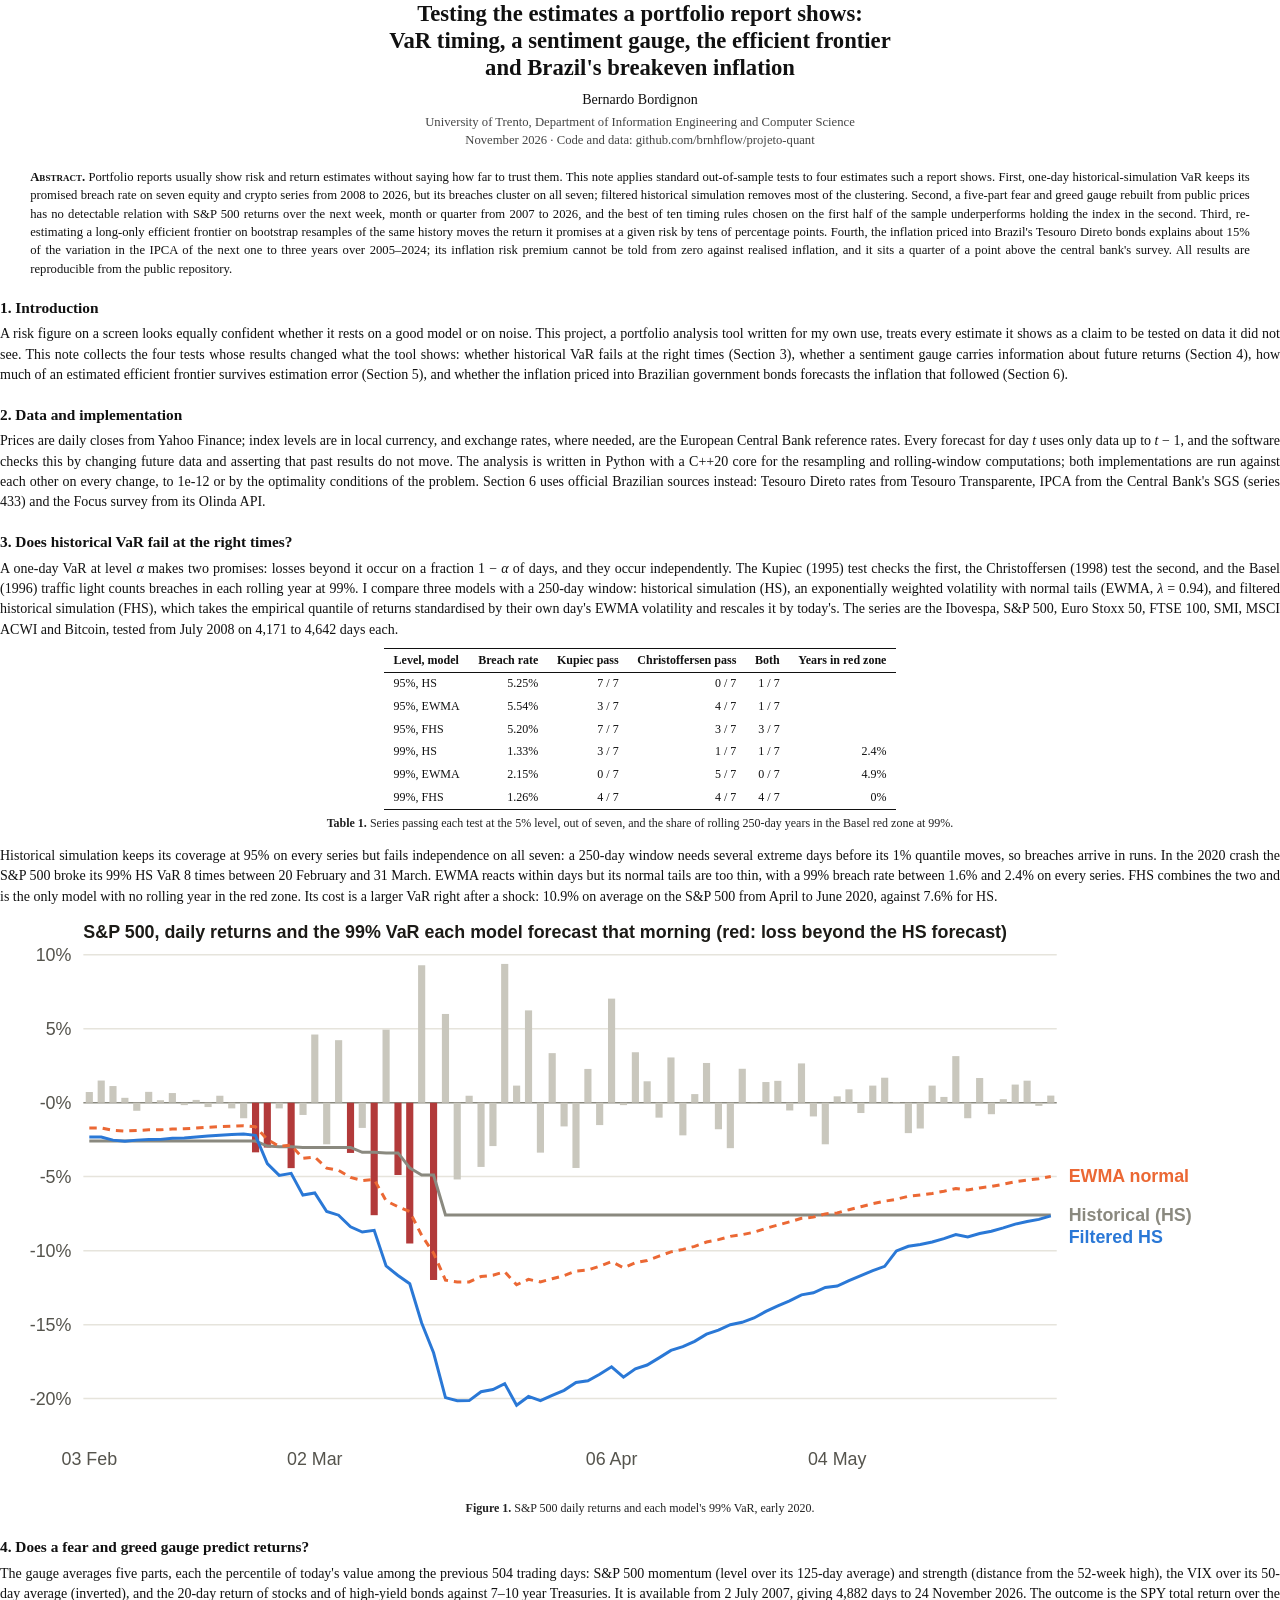
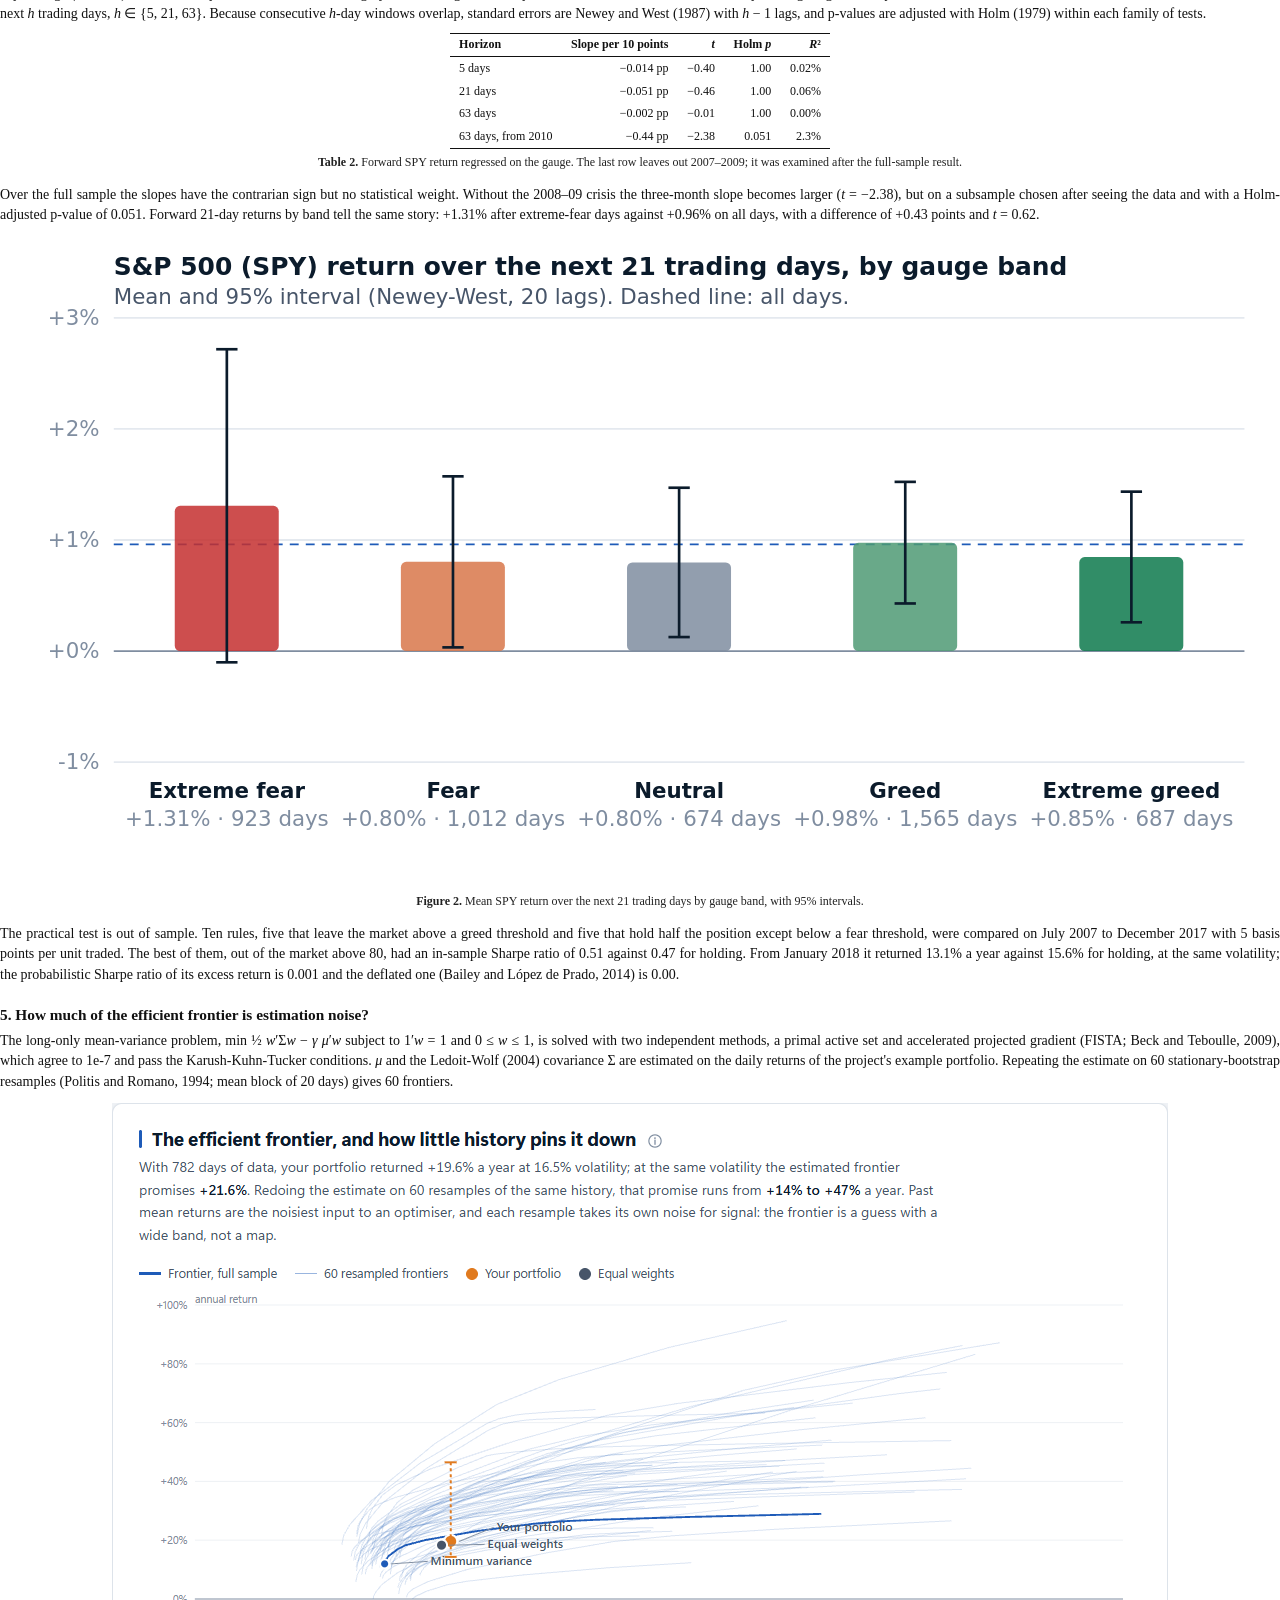
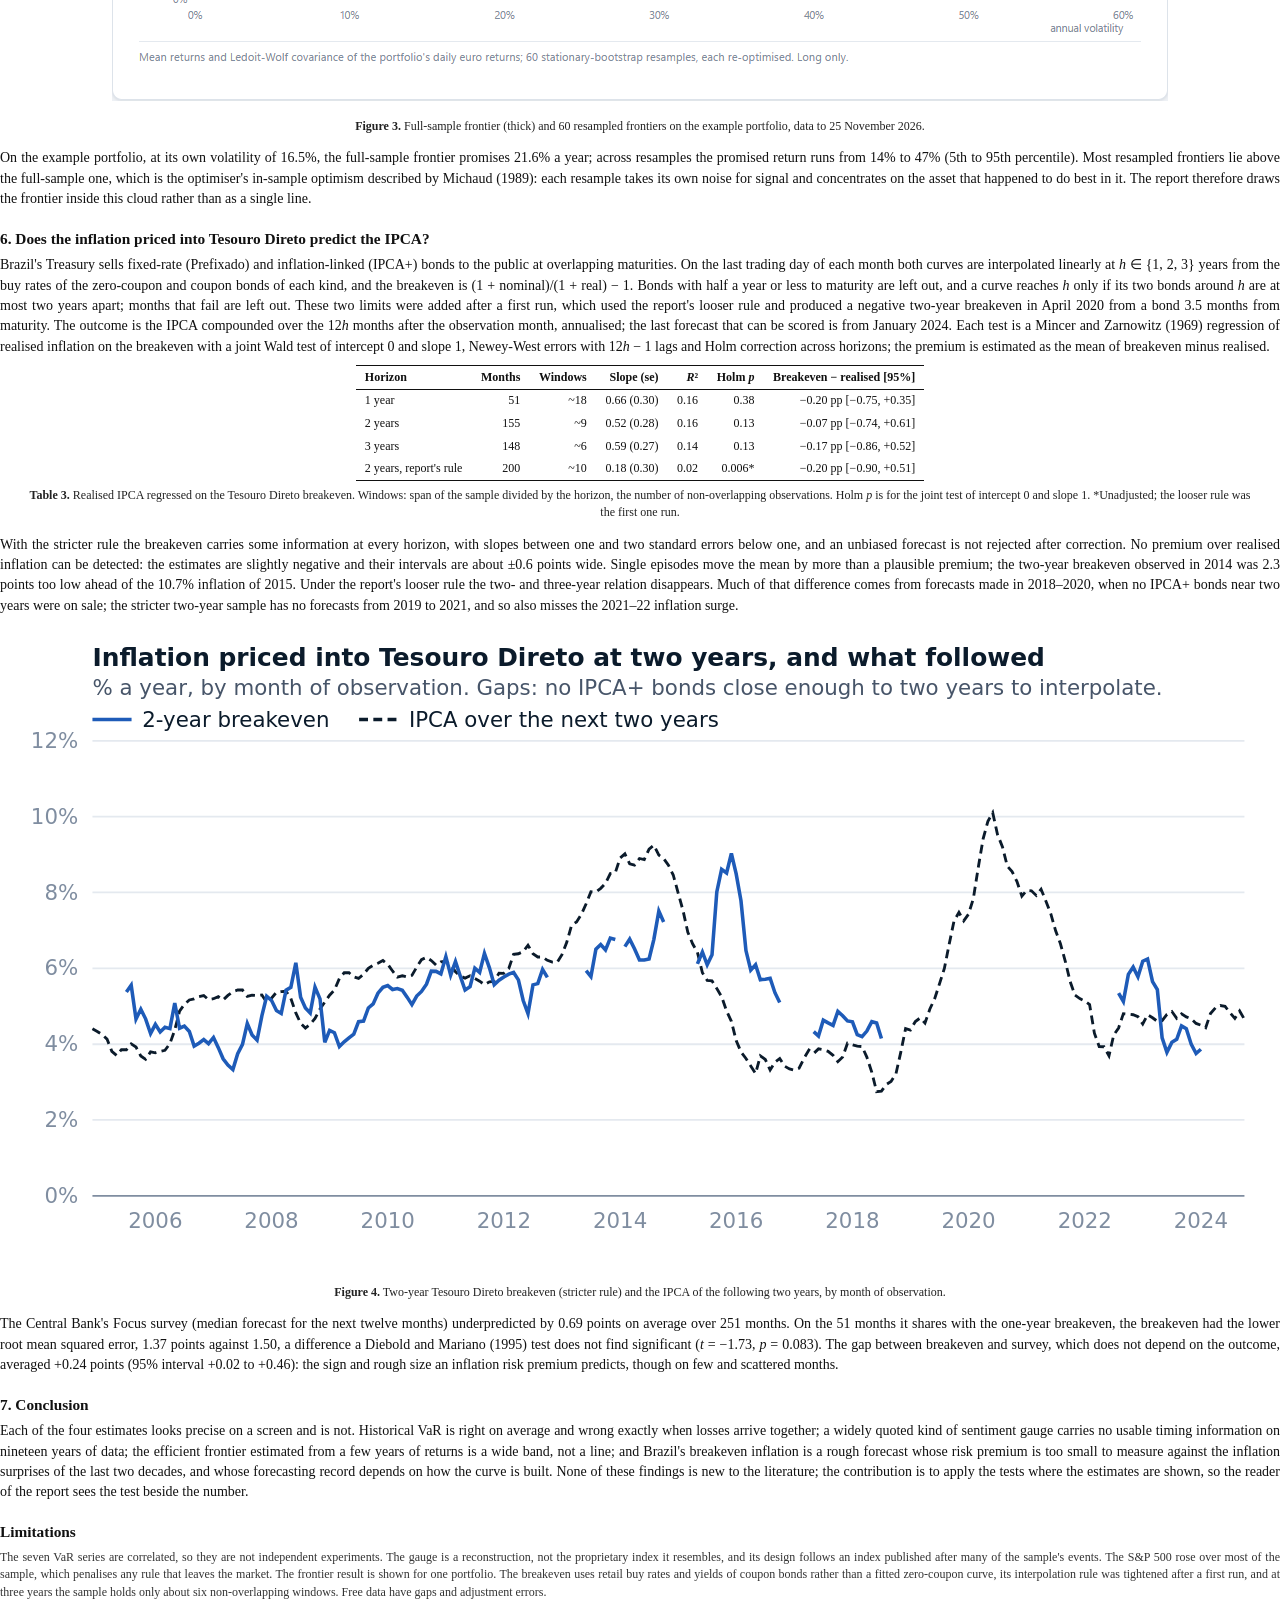
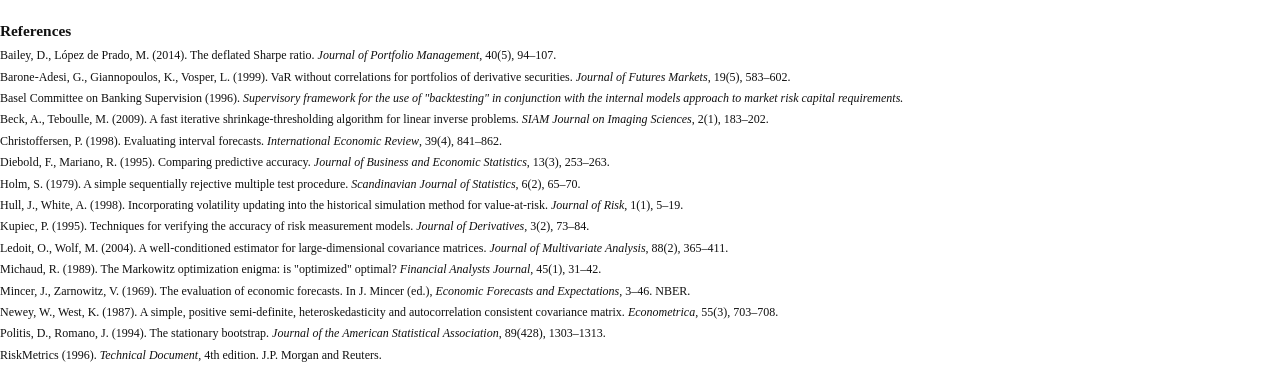
<file: docs/paper/paper.html>
<!DOCTYPE html>
<html lang="en">
<head>
<meta charset="utf-8">
<title>Testing the estimates a portfolio report shows</title>
<style>
@page { size: A4; margin: 22mm 20mm 22mm 20mm; }
body { font: 10.5pt/1.45 "Cambria", "Georgia", "Times New Roman", serif; color: #111; margin: 0; }
h1 { font-size: 17pt; line-height: 1.2; text-align: center; margin: 0 0 6pt; }
.author { text-align: center; font-size: 10.5pt; margin: 0; }
.affil { text-align: center; font-size: 9.5pt; color: #444; margin: 2pt 0 14pt; }
.abstract { margin: 0 8mm 14pt; font-size: 9.5pt; }
.abstract b { font-variant: small-caps; }
h2 { font-size: 11.5pt; margin: 14pt 0 4pt; }
h3 { font-size: 10.5pt; font-style: italic; font-weight: normal; margin: 10pt 0 3pt; }
p { margin: 0 0 6pt; text-align: justify; hyphens: auto; }
table { border-collapse: collapse; margin: 6pt auto 4pt; font-size: 9pt; break-inside: avoid; }
th, td { padding: 2pt 7pt; text-align: right; }
th:first-child, td:first-child { text-align: left; }
thead tr { border-top: 1.2pt solid #111; border-bottom: 0.6pt solid #111; }
tbody tr:last-child { border-bottom: 1.2pt solid #111; }
.caption { font-size: 9pt; text-align: center; margin: 2pt 6mm 10pt; color: #222; }
.caption b { font-weight: bold; }
figure { margin: 8pt 0; text-align: center; break-inside: avoid; }
figure img { max-width: 100%; }
.refs p { font-size: 9pt; text-indent: -12pt; padding-left: 12pt; text-align: left; margin-bottom: 3pt; }
math { font-size: 10.5pt; }
.eq { text-align: center; margin: 6pt 0; }
.small { font-size: 9pt; color: #333; }
a { color: #1e3a6e; }
</style>
</head>
<body>

<h1>Testing the estimates a portfolio report shows:<br>VaR timing, a sentiment gauge, the efficient frontier<br>and Brazil's breakeven inflation</h1>
<p class="author">Bernardo Bordignon</p>
<p class="affil">University of Trento, Department of Information Engineering and Computer Science<br>November 2026 · Code and data: github.com/brnhflow/projeto-quant</p>

<div class="abstract">
<p><b>Abstract.</b> Portfolio reports usually show risk and return estimates without saying how
far to trust them. This note applies standard out-of-sample tests to four estimates such a
report shows. First, one-day historical-simulation VaR keeps its promised breach rate on seven
equity and crypto series from 2008 to 2026, but its breaches cluster on all seven; filtered
historical simulation removes most of the clustering. Second, a five-part fear and greed gauge
rebuilt from public prices has no detectable relation with S&amp;P 500 returns over the next
week, month or quarter from 2007 to 2026, and the best of ten timing rules chosen on the first
half of the sample underperforms holding the index in the second. Third, re-estimating a
long-only efficient frontier on bootstrap resamples of the same history moves the return it
promises at a given risk by tens of percentage points. Fourth, the inflation priced into
Brazil's Tesouro Direto bonds explains about 15% of the variation in the IPCA of the next one to
three years over 2005–2024; its inflation risk premium cannot be told from zero against realised
inflation, and it sits a quarter of a point above the central bank's survey. All results are reproducible from the
public repository.</p>
</div>

<h2>1. Introduction</h2>
<p>A risk figure on a screen looks equally confident whether it rests on a good model or on
noise. This project, a portfolio analysis tool written for my own use, treats every estimate it
shows as a claim to be tested on data it did not see. This note collects the four tests whose
results changed what the tool shows: whether historical VaR fails at the right times
(Section 3), whether a sentiment gauge carries information about future returns (Section 4),
how much of an estimated efficient frontier survives estimation error (Section 5), and whether
the inflation priced into Brazilian government bonds forecasts the inflation that followed
(Section 6).</p>

<h2>2. Data and implementation</h2>
<p>Prices are daily closes from Yahoo Finance; index levels are in local currency, and exchange
rates, where needed, are the European Central Bank reference rates. Every forecast for day
<i>t</i> uses only data up to <i>t</i> − 1, and the software checks this by changing future
data and asserting that past results do not move. The analysis is written in Python with a
C++20 core for the resampling and rolling-window computations; both implementations are run
against each other on every change, to 1e-12 or by the optimality conditions of the problem.
Section 6 uses official Brazilian sources instead: Tesouro Direto rates from Tesouro
Transparente, IPCA from the Central Bank's SGS (series 433) and the Focus survey from its Olinda
API.</p>

<h2>3. Does historical VaR fail at the right times?</h2>
<p>A one-day VaR at level <i>α</i> makes two promises: losses beyond it occur on a fraction
1 − <i>α</i> of days, and they occur independently. The Kupiec (1995) test checks the first,
the Christoffersen (1998) test the second, and the Basel (1996) traffic light counts breaches in
each rolling year at 99%. I compare three models with a 250-day window: historical simulation
(HS), an exponentially weighted volatility with normal tails (EWMA, <i>λ</i> = 0.94), and
filtered historical simulation (FHS), which takes the empirical quantile of returns standardised
by their own day's EWMA volatility and rescales it by today's. The series are the Ibovespa,
S&amp;P 500, Euro Stoxx 50, FTSE 100, SMI, MSCI ACWI and Bitcoin, tested from July 2008 on
4,171 to 4,642 days each.</p>

<table>
<thead><tr><th>Level, model</th><th>Breach rate</th><th>Kupiec pass</th><th>Christoffersen pass</th><th>Both</th><th>Years in red zone</th></tr></thead>
<tbody>
<tr><td>95%, HS</td><td>5.25%</td><td>7 / 7</td><td>0 / 7</td><td>1 / 7</td><td></td></tr>
<tr><td>95%, EWMA</td><td>5.54%</td><td>3 / 7</td><td>4 / 7</td><td>1 / 7</td><td></td></tr>
<tr><td>95%, FHS</td><td>5.20%</td><td>7 / 7</td><td>3 / 7</td><td>3 / 7</td><td></td></tr>
<tr><td>99%, HS</td><td>1.33%</td><td>3 / 7</td><td>1 / 7</td><td>1 / 7</td><td>2.4%</td></tr>
<tr><td>99%, EWMA</td><td>2.15%</td><td>0 / 7</td><td>5 / 7</td><td>0 / 7</td><td>4.9%</td></tr>
<tr><td>99%, FHS</td><td>1.26%</td><td>4 / 7</td><td>4 / 7</td><td>4 / 7</td><td>0%</td></tr>
</tbody>
</table>
<p class="caption"><b>Table 1.</b> Series passing each test at the 5% level, out of seven, and the share of rolling 250-day years in the Basel red zone at 99%.</p>

<p>Historical simulation keeps its coverage at 95% on every series but fails independence on all
seven: a 250-day window needs several extreme days before its 1% quantile moves, so breaches
arrive in runs. In the 2020 crash the S&amp;P 500 broke its 99% HS VaR 8 times between 20 February
and 31 March. EWMA reacts within days but its normal tails are too thin, with a 99% breach rate
between 1.6% and 2.4% on every series. FHS combines the two and is the only model with no rolling
year in the red zone. Its cost is a larger VaR right after a shock: 10.9% on average on the
S&amp;P 500 from April to June 2020, against 7.6% for HS.</p>

<figure><img src="../research/var-covid.svg" alt="S&amp;P 500 daily returns and each model's 99% VaR in early 2020"></figure>
<p class="caption"><b>Figure 1.</b> S&amp;P 500 daily returns and each model's 99% VaR, early 2020.</p>

<h2>4. Does a fear and greed gauge predict returns?</h2>
<p>The gauge averages five parts, each the percentile of today's value among the previous 504
trading days: S&amp;P 500 momentum (level over its 125-day average) and strength (distance from
the 52-week high), the VIX over its 50-day average (inverted), and the 20-day return of stocks
and of high-yield bonds against 7–10 year Treasuries. It is available from 2 July 2007, giving
4,882 days to 24 November 2026. The outcome is the SPY total return over the next <i>h</i>
trading days, <i>h</i> ∈ {5, 21, 63}. Because consecutive <i>h</i>-day windows overlap, standard
errors are Newey and West (1987) with <i>h</i> − 1 lags, and p-values are adjusted with Holm
(1979) within each family of tests.</p>

<table>
<thead><tr><th>Horizon</th><th>Slope per 10 points</th><th><i>t</i></th><th>Holm <i>p</i></th><th><i>R</i>²</th></tr></thead>
<tbody>
<tr><td>5 days</td><td>−0.014 pp</td><td>−0.40</td><td>1.00</td><td>0.02%</td></tr>
<tr><td>21 days</td><td>−0.051 pp</td><td>−0.46</td><td>1.00</td><td>0.06%</td></tr>
<tr><td>63 days</td><td>−0.002 pp</td><td>−0.01</td><td>1.00</td><td>0.00%</td></tr>
<tr><td>63 days, from 2010</td><td>−0.44 pp</td><td>−2.38</td><td>0.051</td><td>2.3%</td></tr>
</tbody>
</table>
<p class="caption"><b>Table 2.</b> Forward SPY return regressed on the gauge. The last row leaves out 2007–2009; it was examined after the full-sample result.</p>

<p>Over the full sample the slopes have the contrarian sign but no statistical weight. Without
the 2008–09 crisis the three-month slope becomes larger (<i>t</i> = −2.38), but on a subsample
chosen after seeing the data and with a Holm-adjusted p-value of 0.051. Forward 21-day returns by
band tell the same story: +1.31% after extreme-fear days against +0.96% on all days, with a
difference of +0.43 points and <i>t</i> = 0.62.</p>

<figure><img src="../research/fear-greed.svg" alt="Forward 21-day return by gauge band"></figure>
<p class="caption"><b>Figure 2.</b> Mean SPY return over the next 21 trading days by gauge band, with 95% intervals.</p>

<p>The practical test is out of sample. Ten rules, five that leave the market above a greed
threshold and five that hold half the position except below a fear threshold, were compared on
July 2007 to December 2017 with 5 basis points per unit traded. The best of them, out of the
market above 80, had an in-sample Sharpe ratio of 0.51 against 0.47 for holding. From January
2018 it returned 13.1% a year against 15.6% for holding, at the same volatility; the
probabilistic Sharpe ratio of its excess return is 0.001 and the deflated one (Bailey and López
de Prado, 2014) is 0.00.</p>

<h2>5. How much of the efficient frontier is estimation noise?</h2>
<p>The long-only mean-variance problem, min ½ <i>w</i>′Σ<i>w</i> − <i>γ</i> <i>μ</i>′<i>w</i>
subject to 1′<i>w</i> = 1 and 0 ≤ <i>w</i> ≤ 1, is solved with two independent methods, a
primal active set and accelerated projected gradient (FISTA; Beck and Teboulle, 2009), which
agree to 1e-7 and pass the Karush-Kuhn-Tucker conditions. <i>μ</i> and the Ledoit-Wolf (2004)
covariance Σ are estimated on the daily returns of the project's example portfolio. Repeating
the estimate on 60 stationary-bootstrap resamples (Politis and Romano, 1994; mean block of 20
days) gives 60 frontiers.</p>

<figure><img src="frontier.png" alt="Efficient frontier with 60 resampled frontiers"></figure>
<p class="caption"><b>Figure 3.</b> Full-sample frontier (thick) and 60 resampled frontiers on the example portfolio, data to 25 November 2026.</p>

<p>On the example portfolio, at its own volatility of 16.5%, the full-sample frontier promises
21.6% a year; across resamples the promised return runs from 14% to 47% (5th to 95th
percentile). Most resampled frontiers lie above the full-sample one, which is the optimiser's
in-sample optimism described by Michaud (1989): each resample takes its own noise for signal
and concentrates on the asset that happened to do best in it. The report therefore draws the
frontier inside this cloud rather than as a single line.</p>

<h2>6. Does the inflation priced into Tesouro Direto predict the IPCA?</h2>
<p>Brazil's Treasury sells fixed-rate (Prefixado) and inflation-linked (IPCA+) bonds to the
public at overlapping maturities. On the last trading day of each month both curves are
interpolated linearly at <i>h</i> ∈ {1, 2, 3} years from the buy rates of the zero-coupon and
coupon bonds of each kind, and the breakeven is (1 + nominal)/(1 + real) − 1. Bonds with half a
year or less to maturity are left out, and a curve reaches <i>h</i> only if its two bonds around
<i>h</i> are at most two years apart; months that fail are left out. These two limits were
added after a first run, which used the report's looser rule and produced a negative two-year
breakeven in April 2020 from a bond 3.5 months from maturity. The outcome is the IPCA
compounded over the 12<i>h</i> months after the observation month, annualised; the last
forecast that can be scored is from January 2024. Each test is a Mincer and Zarnowitz (1969)
regression of realised inflation on the breakeven with a joint Wald test of intercept 0 and
slope 1, Newey-West errors with 12<i>h</i> − 1 lags and Holm correction across horizons; the
premium is estimated as the mean of breakeven minus realised.</p>

<table>
<thead><tr><th>Horizon</th><th>Months</th><th>Windows</th><th>Slope (se)</th><th><i>R</i>²</th><th>Holm <i>p</i></th><th>Breakeven − realised [95%]</th></tr></thead>
<tbody>
<tr><td>1 year</td><td>51</td><td>~18</td><td>0.66 (0.30)</td><td>0.16</td><td>0.38</td><td>−0.20 pp [−0.75, +0.35]</td></tr>
<tr><td>2 years</td><td>155</td><td>~9</td><td>0.52 (0.28)</td><td>0.16</td><td>0.13</td><td>−0.07 pp [−0.74, +0.61]</td></tr>
<tr><td>3 years</td><td>148</td><td>~6</td><td>0.59 (0.27)</td><td>0.14</td><td>0.13</td><td>−0.17 pp [−0.86, +0.52]</td></tr>
<tr><td>2 years, report's rule</td><td>200</td><td>~10</td><td>0.18 (0.30)</td><td>0.02</td><td>0.006*</td><td>−0.20 pp [−0.90, +0.51]</td></tr>
</tbody>
</table>
<p class="caption"><b>Table 3.</b> Realised IPCA regressed on the Tesouro Direto breakeven. Windows: span of the sample divided by the horizon, the number of non-overlapping observations. Holm <i>p</i> is for the joint test of intercept 0 and slope 1. *Unadjusted; the looser rule was the first one run.</p>

<p>With the stricter rule the breakeven carries some information at every horizon, with slopes
between one and two standard errors below one, and an unbiased forecast is not rejected after
correction. No premium over realised inflation can be detected: the estimates are slightly
negative and their intervals are about ±0.6 points wide. Single episodes move the mean by more
than a plausible premium; the two-year breakeven observed in 2014 was 2.3 points too low ahead
of the 10.7% inflation of 2015. Under the report's looser rule the two- and three-year relation
disappears. Much of that difference comes from forecasts made in 2018–2020, when no IPCA+ bonds
near two years were on sale; the stricter two-year sample has no forecasts from 2019 to 2021,
and so also misses the 2021–22 inflation surge.</p>

<figure><img src="../research/breakeven.svg" alt="Two-year breakeven against realised IPCA"></figure>
<p class="caption"><b>Figure 4.</b> Two-year Tesouro Direto breakeven (stricter rule) and the IPCA of the following two years, by month of observation.</p>

<p>The Central Bank's Focus survey (median forecast for the next twelve months) underpredicted by
0.69 points on average over 251 months. On the 51 months it shares with the one-year breakeven,
the breakeven had the lower root mean squared error, 1.37 points against 1.50, a difference a
Diebold and Mariano (1995) test does not find significant (<i>t</i> = −1.73, <i>p</i> = 0.083).
The gap between breakeven and survey, which does not depend on the outcome, averaged +0.24 points
(95% interval +0.02 to +0.46): the sign and rough size an inflation risk premium predicts, though
on few and scattered months.</p>

<h2>7. Conclusion</h2>
<p>Each of the four estimates looks precise on a screen and is not. Historical VaR is right on
average and wrong exactly when losses arrive together; a widely quoted kind of sentiment gauge
carries no usable timing information on nineteen years of data; the efficient frontier
estimated from a few years of returns is a wide band, not a line; and Brazil's breakeven
inflation is a rough forecast whose risk premium is too small to measure against the inflation
surprises of the last two decades, and whose forecasting record depends on how the curve is
built. None of these findings is new
to the literature; the contribution is to apply the tests where the estimates are shown, so the
reader of the report sees the test beside the number.</p>

<h2>Limitations</h2>
<p class="small">The seven VaR series are correlated, so they are not independent experiments.
The gauge is a reconstruction, not the proprietary index it resembles, and its design follows an
index published after many of the sample's events. The S&amp;P 500 rose over most of the sample,
which penalises any rule that leaves the market. The frontier result is shown for one portfolio.
The breakeven uses retail buy rates and yields of coupon bonds rather than a fitted zero-coupon
curve, its interpolation rule was tightened after a first run, and at three years the sample
holds only about six non-overlapping windows.
Free data have gaps and adjustment errors.</p>

<h2>References</h2>
<div class="refs">
<p>Bailey, D., López de Prado, M. (2014). The deflated Sharpe ratio. <i>Journal of Portfolio Management</i>, 40(5), 94–107.</p>
<p>Barone-Adesi, G., Giannopoulos, K., Vosper, L. (1999). VaR without correlations for portfolios of derivative securities. <i>Journal of Futures Markets</i>, 19(5), 583–602.</p>
<p>Basel Committee on Banking Supervision (1996). <i>Supervisory framework for the use of "backtesting" in conjunction with the internal models approach to market risk capital requirements.</i></p>
<p>Beck, A., Teboulle, M. (2009). A fast iterative shrinkage-thresholding algorithm for linear inverse problems. <i>SIAM Journal on Imaging Sciences</i>, 2(1), 183–202.</p>
<p>Christoffersen, P. (1998). Evaluating interval forecasts. <i>International Economic Review</i>, 39(4), 841–862.</p>
<p>Diebold, F., Mariano, R. (1995). Comparing predictive accuracy. <i>Journal of Business and Economic Statistics</i>, 13(3), 253–263.</p>
<p>Holm, S. (1979). A simple sequentially rejective multiple test procedure. <i>Scandinavian Journal of Statistics</i>, 6(2), 65–70.</p>
<p>Hull, J., White, A. (1998). Incorporating volatility updating into the historical simulation method for value-at-risk. <i>Journal of Risk</i>, 1(1), 5–19.</p>
<p>Kupiec, P. (1995). Techniques for verifying the accuracy of risk measurement models. <i>Journal of Derivatives</i>, 3(2), 73–84.</p>
<p>Ledoit, O., Wolf, M. (2004). A well-conditioned estimator for large-dimensional covariance matrices. <i>Journal of Multivariate Analysis</i>, 88(2), 365–411.</p>
<p>Michaud, R. (1989). The Markowitz optimization enigma: is "optimized" optimal? <i>Financial Analysts Journal</i>, 45(1), 31–42.</p>
<p>Mincer, J., Zarnowitz, V. (1969). The evaluation of economic forecasts. In J. Mincer (ed.), <i>Economic Forecasts and Expectations</i>, 3–46. NBER.</p>
<p>Newey, W., West, K. (1987). A simple, positive semi-definite, heteroskedasticity and autocorrelation consistent covariance matrix. <i>Econometrica</i>, 55(3), 703–708.</p>
<p>Politis, D., Romano, J. (1994). The stationary bootstrap. <i>Journal of the American Statistical Association</i>, 89(428), 1303–1313.</p>
<p>RiskMetrics (1996). <i>Technical Document</i>, 4th edition. J.P. Morgan and Reuters.</p>
</div>

</body>
</html>
</file>
